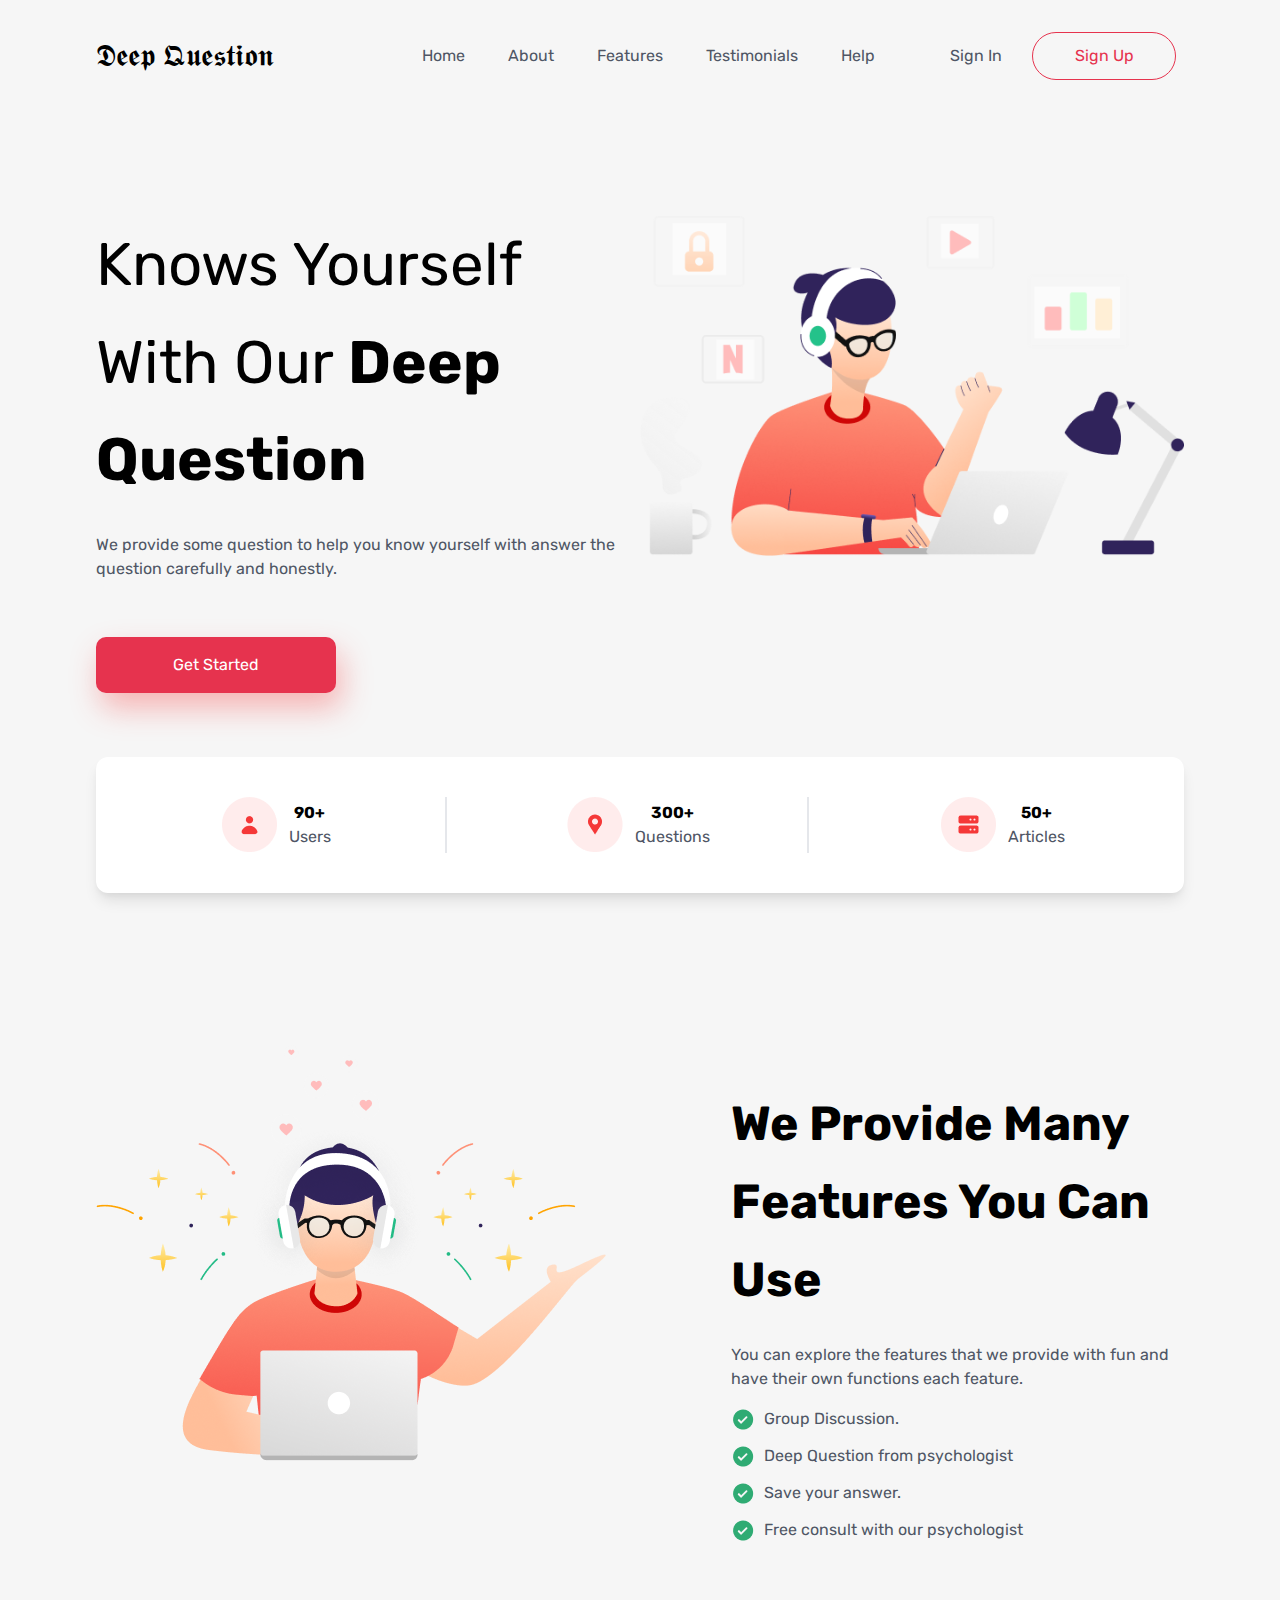
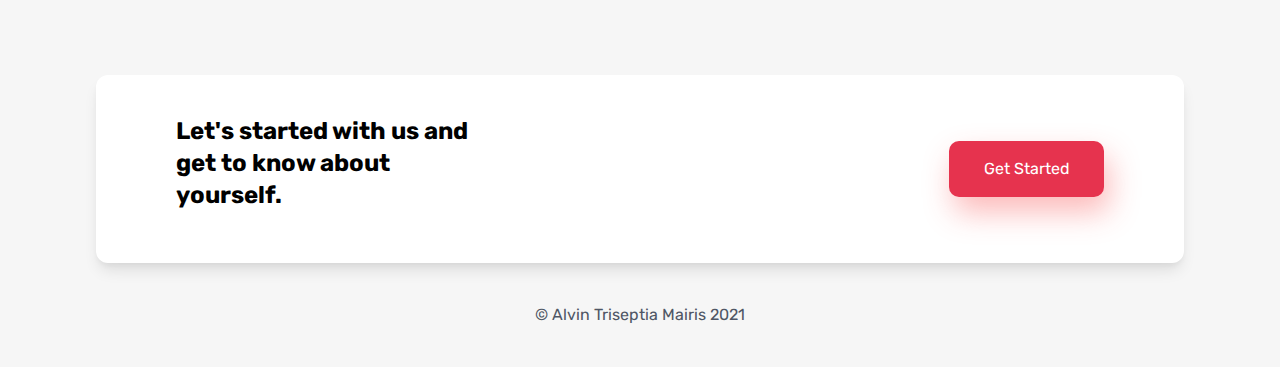
<file: index.html>
<!DOCTYPE html>
<html lang="en">
  <head>
    <!-- ... -->
    <meta charset="UTF-8" />
    <meta name="viewport" content="width=device-width, initial-scale=1.0" />
    <meta http-equiv="X-UA-Compatible" content="IE=edge" />

    <!-- Tailwind CSS -->
    <link href="./src/tailwind.css" rel="stylesheet" />

    <!-- CSS -->
    <link rel="stylesheet" href="./src/style.css" />

    <!-- Rubik Font -->
    <link rel="preconnect" href="https://fonts.gstatic.com" />
    <link
      href="https://fonts.googleapis.com/css2?family=Rubik:wght@400;500;700&display=swap"
      rel="stylesheet"
    />

    <title>Deep Question</title>
  </head>
  <body class="md:container mx-auto">
    <!-- Header Start -->
    <header class="py-6 mx-8 lg:mx-24">
      <!-- Nav start -->
      <nav class="flex flex-col lg:flex-row lg:justify-around">
        <div class="logo flex justify-between items-center lg:flex-1">
          <p class="text-3xl text-black">𝕯𝖊𝖊𝖕 𝕼𝖚𝖊𝖘𝖙𝖎𝖔𝖓</p>
          <p class="lg:hidden text-4xl cursor-pointer" id="hambBtn">=</p>
        </div>
        <div id="mobile-menu" class="hidden lg:flex lg:flex-auto p-2">
          <div
            class="flex flex-col content-around lg:flex-row lg:flex-auto lg:justify-evenly lg:items-center"
          >
            <a class="mb-2 lg:mb-0 lg:active hover:bg-purple-200" href="#home"
              >Home</a
            >
            <a class="mb-2 lg:mb-0 hover:bg-purple-200" href="#about">About</a>
            <a class="mb-2 lg:mb-0 hover:bg-purple-200" href="#features"
              >Features</a
            >
            <a class="mb-2 lg:mb-0 hover:bg-purple-200" href="#testimonials"
              >Testimonials</a
            >
            <a class="mb-2 lg:mb-0 hover:bg-purple-200" href="#help">Help</a>
          </div>
          <div
            class="account my-2 lg:my-0 flex justify-around lg:flex lg:flex-col lg:flex-1 lg:items-center xl:flex-row xl:justify-end"
          >
            <button class="w-20 lg:mb-3 xl:mb-0">Sign In</button>
            <button class="lg:ml-4 w-36 h-12 bg-signUp">Sign Up</button>
          </div>
        </div>
      </nav>
      <!-- Nav end -->

      <!-- Hero start -->
      <section
        class="hero md:grid md:grid-cols-2 mt-6 md:mt-16 py-8 md:py-16 place-content-center"
      >
        <div class="left-side mr-5 flex flex-col justify-center md:block">
          <div class="title mb-14">
            <h1
              class="text-3xl md:text-6xl md:leading-relaxed text-black text-center md:text-left mb-6"
            >
              Knows Yourself With Our
              <span class="text-black font-bold">Deep Question</span>
            </h1>
            <p>
              We provide some question to help you know yourself with answer the
              question carefully and honestly.
            </p>
          </div>
          <button class="w-60 h-14 p-2.5 bg-getS self-center">
            Get Started
          </button>
        </div>
        <div class="right-side hidden md:block">
          <img src="./src/img/hero.png" alt="Man with laptop" />
        </div>
      </section>
      <!--Hero end  -->

      <!-- About start -->
      <section id="about" class="about">
        <div class="container bg-white py-10 shadow-lg rounded-xl">
          <div class="grid md:grid-cols-12">
            <div
              class="col-span-4 flex flex-col md:flex-row items-center justify-center md:border-r-2 md:mx-3 mb-4 md:mb-0"
            >
              <img src="./src/img/Icon/user.png" alt="" />
              <div class="text text-center md:text-base md:ml-3">
                <h5 class="text-black font-bold">90+</h5>
                <p>Users</p>
              </div>
            </div>
            <div
              class="col-span-4 flex flex-col md:flex-row items-center justify-center md:border-r-2 md:mx-3 mb-4 md:mb-0"
            >
              <img src="./src/img/Icon/location.png" alt="" />
              <div class="text text-center md:text-base md:ml-3">
                <h5 class="text-black font-bold">300+</h5>
                <p>Questions</p>
              </div>
            </div>
            <div
              class="col-span-4 flex flex-col md:flex-row items-center justify-center"
            >
              <img src="./src/img/Icon/Server.png" alt="" />
              <div class="text text-center md:text-base md:ml-3">
                <h5 class="text-black font-bold">50+</h5>
                <p>Articles</p>
              </div>
            </div>
          </div>
        </div>
      </section>
      <!-- About end -->
    </header>

    <!-- Features start -->
    <section
      id="features"
      class="features flex md:grid md:grid-cols-12 mx-8 lg:mx-24 mt-6 md:mt-16 py-8 md:py-16 place-content-center"
    >
      <div class="left-side hidden md:block col-span-7">
        <img src="./src/img/illustration1.png" alt="Man with laptop" />
      </div>
      <div class="right-side xl:pt-10 col-span-5 md:block">
        <div class="title mb-14 flex flex-col justify-center">
          <h3
            class="text-3xl md:text-5xl md:leading-relaxed text-black text-center md:text-left font-bold mb-6"
          >
            We Provide Many Features You Can Use
          </h3>
          <p class="mb-4">
            You can explore the features that we provide with fun and have their
            own functions each feature.
          </p>
          <ul>
            <li class="flex mb-3">
              <img class="mr-2" src="./src/img/Icon/ceklis.png" alt="ceklist" />
              Group Discussion.
            </li>
            <li class="flex mb-3">
              <img class="mr-2" src="./src/img/Icon/ceklis.png" alt="ceklist" />
              Deep Question from psychologist
            </li>
            <li class="flex mb-3">
              <img class="mr-2" src="./src/img/Icon/ceklis.png" alt="ceklist" />
              Save your answer.
            </li>
            <li class="flex mb-3">
              <img class="mr-2" src="./src/img/Icon/ceklis.png" alt="ceklist" />
              Free consult with our psychologist
            </li>
          </ul>
        </div>
      </div>
    </section>
    <!-- Features end -->

    <!-- Testimonials start -->
    <section id="testimonials" class="testimonials"></section>
    <!-- Testimonials end -->

    <!-- Get started start -->
    <section class="subscribe lg:mx-24">
      <div class="bg-white py-10 px-10 md:px-20 shadow-lg md:rounded-xl">
        <div class="flex flex-col justify-center md:grid md:grid-cols-12">
          <div class="col-span-4 mb-4 md:mb-0">
            <h5 class="text-black text-xl md:text-2xl font-bold mb-3">
              Let's started with us and get to know about yourself.
            </h5>
            <p></p>
          </div>
          <div class="col-span-6"></div>
          <div class="col-span-2 flex items-center">
            <button class="w-60 h-14 p-2.5 bg-getS self-center">
              Get Started
            </button>
          </div>
        </div>
      </div>
    </section>
    <!-- Get started end -->

    <!-- Footer start -->
    <footer class="text-center p-10">&copy; Alvin Triseptia Mairis 2021</footer>
    <!-- Footer end -->

    <script src="./src/app.js"></script>
  </body>
</html>
</file>
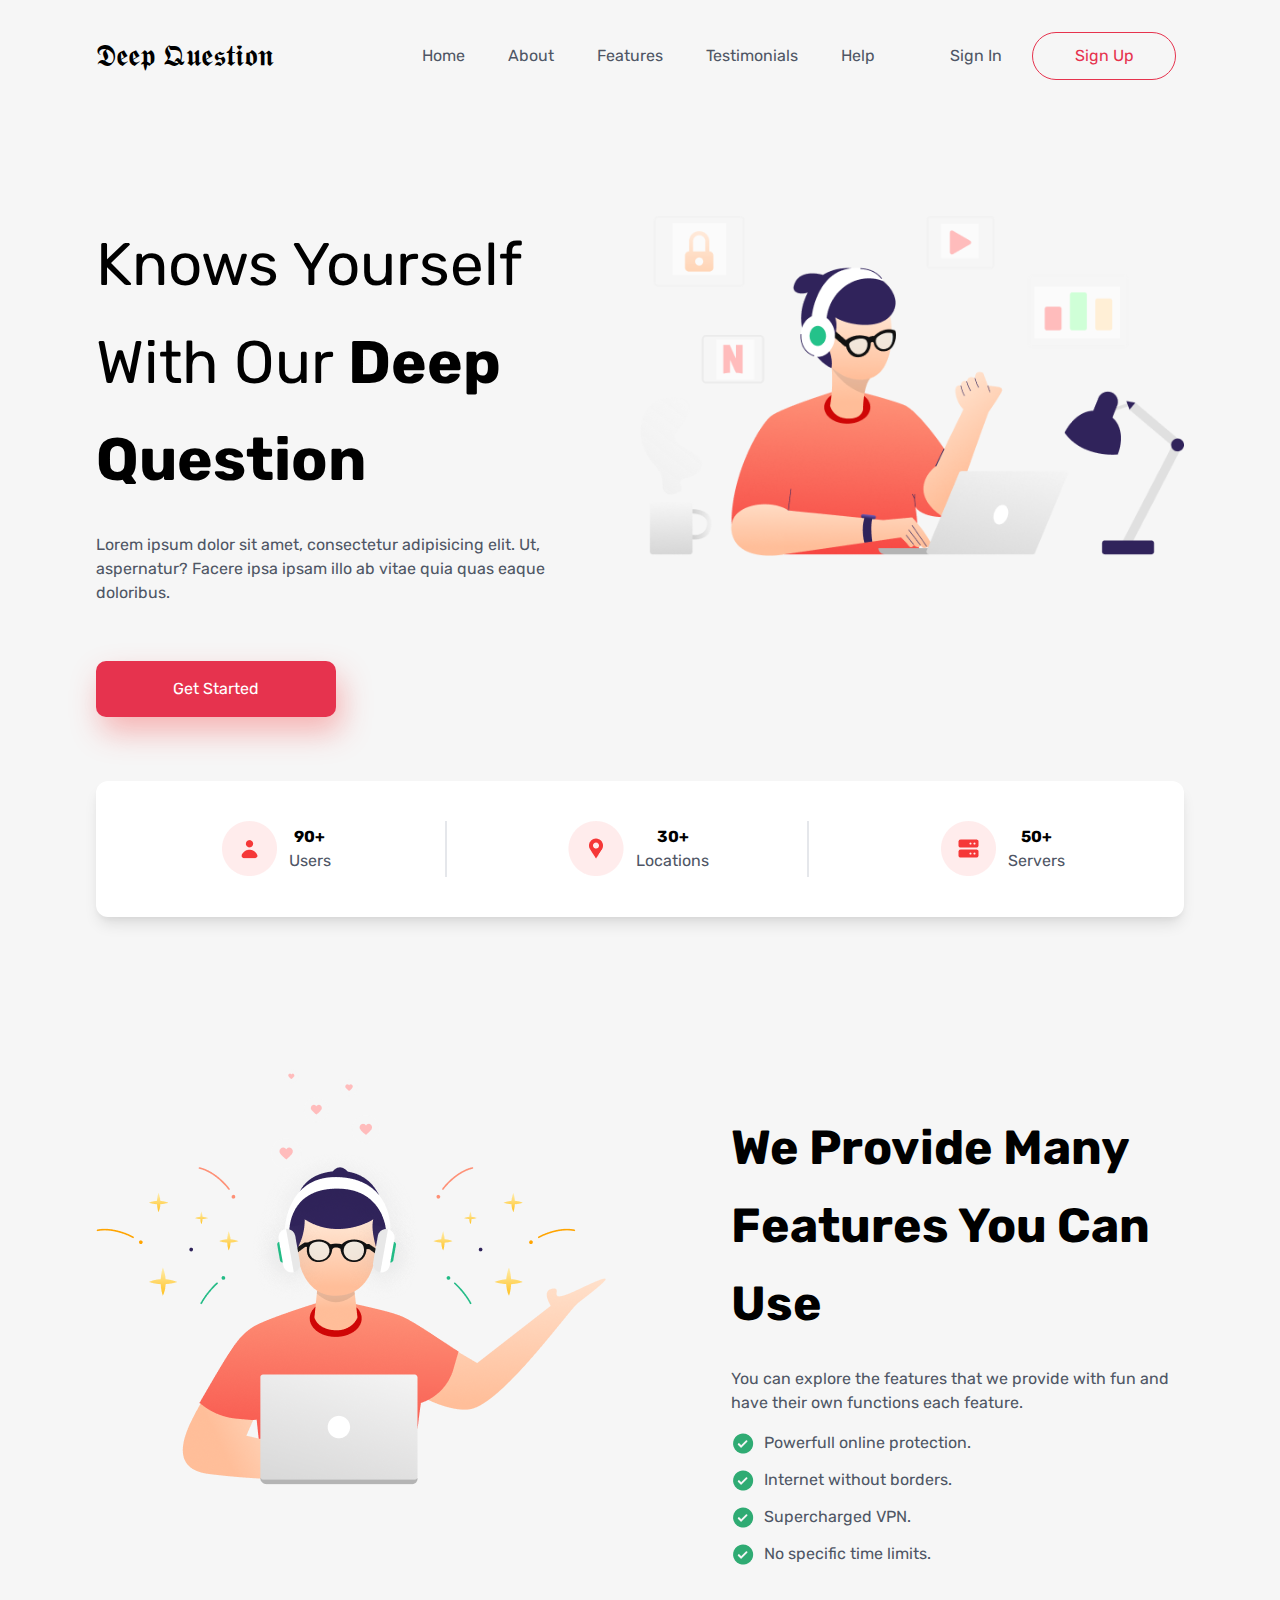
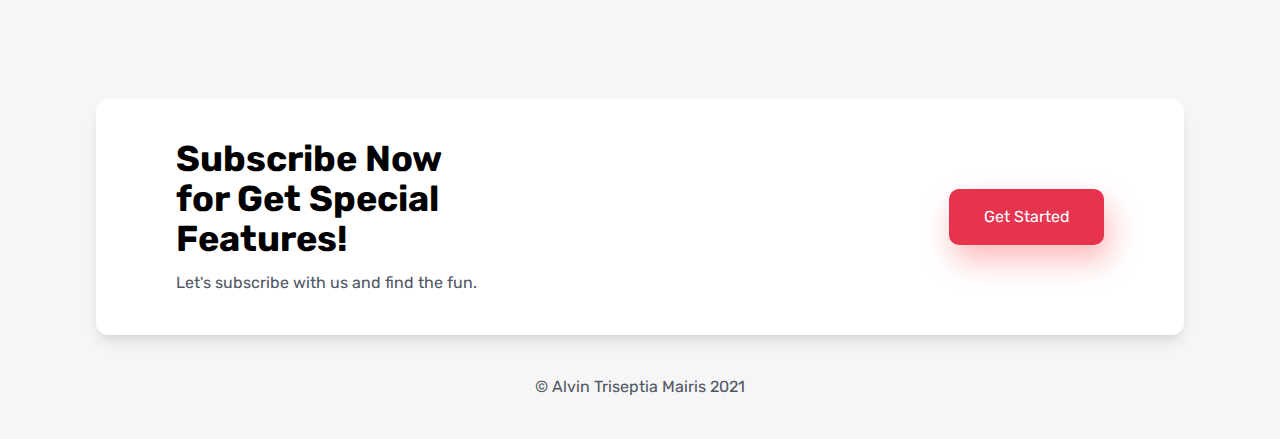
<file: src/index.html>
<!doctype html>
<html lang="en">
<head>
  <!-- ... -->
  <meta charset="UTF-8"/>
  <meta name="viewport" content="width=device-width, initial-scale=1.0" />
  <meta http-equiv="X-UA-Compatible" content="IE=edge">

  <!-- Tailwind CSS -->
  <link href="tailwind.css" rel="stylesheet">

  <!-- CSS -->
  <link rel="stylesheet" href="style.css">

  <!-- Rubik Font -->
  <link rel="preconnect" href="https://fonts.gstatic.com">
  <link href="https://fonts.googleapis.com/css2?family=Rubik:wght@400;500;700&display=swap" rel="stylesheet">

  <title>Deep Question</title>
</head>
<body class="md:container mx-auto ">
    <!-- Header Start -->
    <header class="py-6 mx-8 lg:mx-24">
        <!-- Nav start -->
        <nav class="flex flex-col lg:flex-row lg:justify-around">
            <div class="logo flex justify-between items-center lg:flex-1">
                <p class="text-3xl text-black">𝕯𝖊𝖊𝖕 𝕼𝖚𝖊𝖘𝖙𝖎𝖔𝖓</p>
                <p class= "lg:hidden text-4xl cursor-pointer" id="hambBtn">=</p>
            </div>
            <div id="mobile-menu" class="hidden lg:flex lg:flex-auto p-2">
                <div class="flex flex-col content-around lg:flex-row lg:flex-auto lg:justify-evenly lg:items-center">
                    <a class="mb-2 lg:mb-0 lg:active" href="#home">Home</a>
                    <a class="mb-2 lg:mb-0" href="#about">About</a>
                    <a class="mb-2 lg:mb-0" href="#features">Features</a>
                    <a class="mb-2 lg:mb-0" href="#testimonials">Testimonials</a>
                    <a class="mb-2 lg:mb-0" href="#help">Help</a>
                </div>
                <div class="account my-2 lg:my-0 flex justify-around lg:flex lg:flex-col lg:flex-1 lg:items-center xl:flex-row xl:justify-end">
                    <button class="w-20 lg:mb-3 xl:mb-0">Sign In</button>
                    <button class="lg:ml-4 w-36 h-12 bg-signUp">Sign Up</button>
                </div>
            </div>
        </nav>
        <!-- Nav end -->
        
        <!-- Hero start -->
        <section class="hero md:grid md:grid-cols-2 mt-6 md:mt-16 py-8 md:py-16 place-content-center">
            <div class="left-side mr-5 flex flex-col justify-center md:block">
                <div class="title mb-14">
                    <h1 class="text-3xl md:text-6xl md:leading-relaxed text-black text-center md:text-left mb-6">Knows Yourself With Our <span class="text-black font-bold">Deep Question</span></h1>
                    <p>Lorem ipsum dolor sit amet, consectetur adipisicing elit. Ut, aspernatur? Facere ipsa ipsam illo ab vitae quia quas eaque doloribus.</p>
                </div>
                <button class="w-60 h-14 p-2.5 bg-getS self-center">Get Started</button>
            </div>
            <div class="right-side hidden md:block">
                <img src="./img/hero.png" alt="Man with laptop">
            </div>
        </section>
        <!--Hero end  -->

        <!-- About start -->
        <section id="about" class="about">
            <div class="container bg-white py-10 shadow-lg rounded-xl">
                <div class="grid md:grid-cols-12 ">
                    <div class="col-span-4 flex flex-col md:flex-row items-center justify-center md:border-r-2 md:mx-3 mb-4 md:mb-0">
                        <img src="./img/Icon/user.png" alt="">
                        <div class="text text-center md:text-base md:ml-3">
                            <h5 class="text-black font-bold">90+</h5>
                            <p>Users</p>
                        </div>
                    </div>
                    <div class="col-span-4 flex flex-col md:flex-row items-center justify-center md:border-r-2 md:mx-3 mb-4 md:mb-0">
                        <img src="./img/Icon/location.png" alt="">
                        <div class="text text-center md:text-base md:ml-3">
                            <h5 class="text-black font-bold">30+</h5>
                            <p>Locations</p>
                        </div>
                    </div>
                    <div class="col-span-4 flex flex-col md:flex-row items-center justify-center">
                        <img src="./img/Icon/Server.png" alt="">
                        <div class="text text-center md:text-base md:ml-3">
                            <h5 class="text-black font-bold">50+</h5>
                            <p>Servers</p>
                        </div>
                    </div>
                </div>
            </div>
        </section>
        <!-- About end -->
    </header>

    <!-- Features start -->
    <section id="features" class="features flex md:grid md:grid-cols-12  mx-8 lg:mx-24  mt-6 md:mt-16 py-8 md:py-16 place-content-center">
        <div class="left-side hidden md:block col-span-7">
            <img src="./img/illustration1.png" alt="Man with laptop">
        </div>
        <div class="right-side xl:pt-10  col-span-5 md:block">
            <div class="title mb-14  flex flex-col justify-center">
                <h3 class="text-3xl md:text-5xl md:leading-relaxed text-black text-center md:text-left font-bold mb-6">We Provide Many Features You Can Use</h3>
                <p class="mb-4">You can explore the features that we provide with fun and have their own functions each feature.</p>
                <ul>
                    <li class="flex mb-3"><img class="mr-2" src="./img/Icon/ceklis.png" alt="ceklist"> Powerfull online protection.</li>
                    <li class="flex mb-3"><img class="mr-2" src="./img/Icon/ceklis.png" alt="ceklist"> Internet without borders.</li>
                    <li class="flex mb-3"><img class="mr-2" src="./img/Icon/ceklis.png" alt="ceklist"> Supercharged VPN.</li>
                    <li class="flex mb-3"><img class="mr-2" src="./img/Icon/ceklis.png" alt="ceklist"> No specific time limits.</li>
                </ul>
            </div>
        </div> 
    </section>
    <!-- Features end -->

    <!-- Testimonials start -->
    <section id="testimonials" class="testimonials">

    </section>
    <!-- Testimonials end -->

    <!-- Get started start -->
    <section class="subscribe lg:mx-24">
        <div class="bg-white py-10 px-10 md:px-20 shadow-lg md:rounded-xl">
            <div class="flex flex-col justify-center md:grid md:grid-cols-12">
                <div class="col-span-4 mb-4 md:mb-0">
                    <h5 class="text-black text-3xl md:text-4xl font-bold mb-3">Subscribe Now for Get Special Features!</h5>
                    <p>Let's subscribe with us and find the fun.</p>
                </div>
                <div class="col-span-6"></div>
                <div class="col-span-2 flex items-center">
                    <button class="w-60 h-14 p-2.5 bg-getS self-center">Get Started</button>
                </div>
            </div>
        </div>
    </section>
    <!-- Get started end -->
    
    <!-- Footer start -->
    <footer class="text-center p-10">&copy; Alvin Triseptia Mairis 2021</footer>
    <!-- Footer end -->

    <script src="app.js"></script>
</body>
</html>
</file>
<file: src/style.css>
/* ./src/tailwind.css */
@tailwind base;
@tailwind components;

    :root{
        --main-text:#0B132A;
        --main-subtext:#4F5665;
        --color-btn:#e6334e;
    }

    *{
        margin:0;
        padding:0;
        box-sizing: border-box;
    }

    body{
        background-color:#F6F6F6;
        font-family: 'Rubik', sans-serif;
        color:var(--main-subtext);
    }

    .bg-signUp{
        border:1px solid var(--color-btn);
        border-radius:50px;
        color:var(--color-btn);
    }
    .bg-signUp:hover{
        transition:ease-out 0.2s;
        border:none;
        color:#fff;
        background-color: var(--color-btn);
        box-shadow: 1px 10px 20px rgba(245, 56, 56,0.35);
    }
    .bg-getS{
        background-color: var(--color-btn);
        box-shadow: 5px 15px 30px rgba(245, 56, 56,0.35);
        border-radius: 10px;
        color: #fff;
    }
    .bg-getS:hover{
        background-color:#C62424 ;
        transition: 0.2s;
    }

    .hambClick{
        display: flex;
        flex-direction: column;
    }
    
    @media only screen and (min-width:768){
        nav a:hover{
            border-bottom:2px solid var(--color-btn);
            transition: 0.1s;
        }
        nav a.active{
            border-bottom:2px solid var(--color-btn);
        }
    }

@tailwind utilities;
</file>
